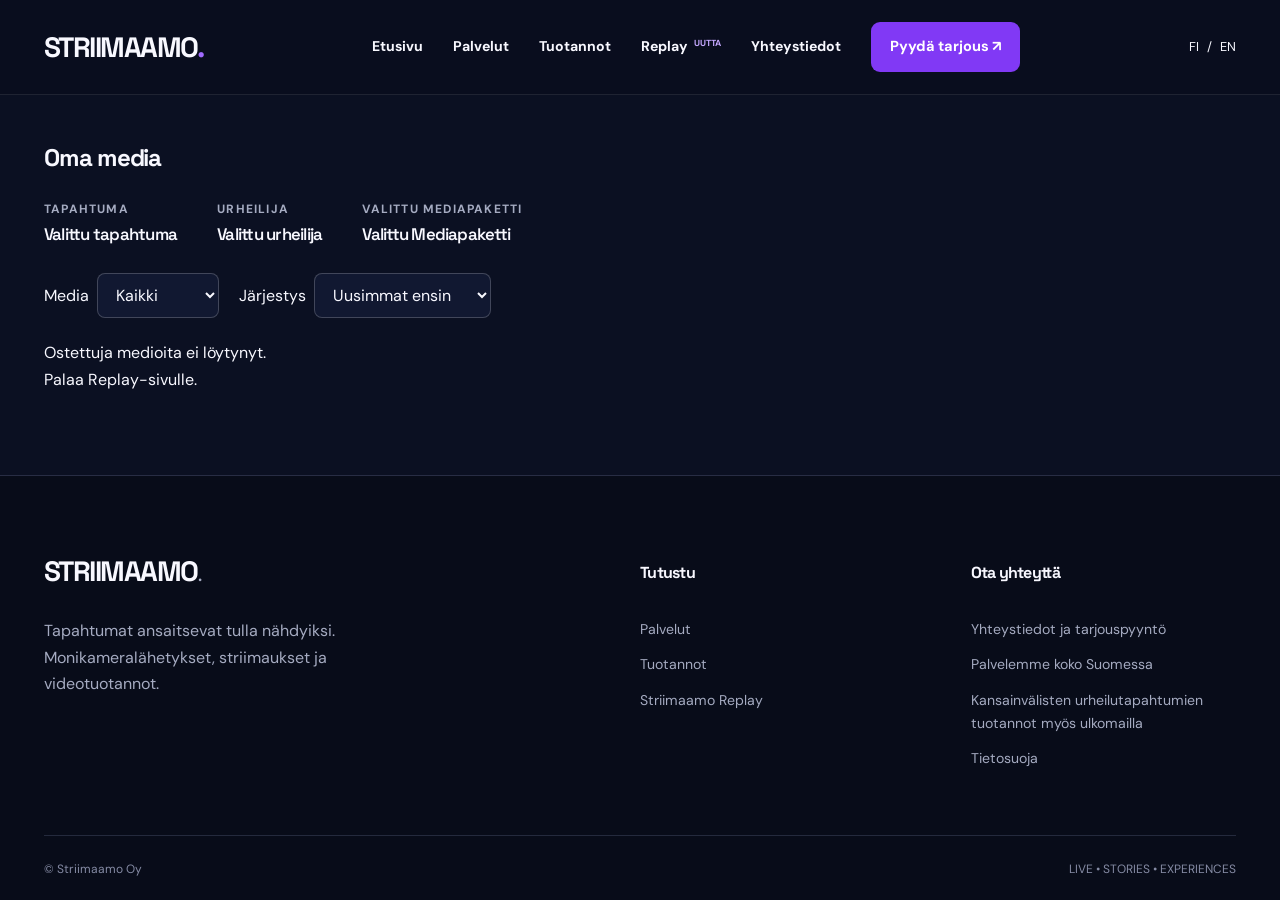
<file: media.html>
<!DOCTYPE html>
<html lang="fi">

<head>
    <meta charset="UTF-8">
    <meta name="viewport" content="width=device-width, initial-scale=1.0">

    <title>Oma media</title>

    <link rel="stylesheet" href="assets/style.css">

    <script src="assets/js/layout.js" defer></script>
    <script src="assets/js/media.js" defer></script>
</head>

<body>

    <div id="header-placeholder"></div>

    <main id="main">

        <section class="media-page">

            <div class="media-header">

                <h1 class="replay-title">Oma media</h1>

                <div class="media-info">

                    <div class="media-info-item">
                        <span>Tapahtuma</span>
                        <h2 id="event-name">Valittu tapahtuma</h2>
                    </div>

                    <div class="media-info-item">
                        <span>Urheilija</span>
                        <h2 id="athlete-name">Valittu urheilija</h2>
                    </div>

                    <div class="media-info-item">
                        <span>Valittu mediapaketti</span>
                        <h2 id="selected-product">Valittu Mediapaketti</h2>
                    </div>

                </div>

            </div>

            <!-- Median suodatus ja järjestys -->
            <div class="media-toolbar">

                <label>
                    Media
                    <select id="kind">
                        <option value="all">Kaikki</option>
                        <option value="photo">Valokuvat</option>
                        <option value="video">Videot</option>
                    </select>
                </label>

                <label>
                    Järjestys
                    <select id="order">
                        <option value="new">Uusimmat ensin</option>
                        <option value="old">Vanhimmat ensin</option>
                    </select>
                </label>

            </div>

            <!-- Mediagalleria -->
            <div id="media-container" class="media-gallery">
                <p>Ladataan ostettuja medioita...</p>
            </div>

            <!-- Median suurennusikkuna -->
            <dialog id="media-viewer" class="media-viewer">

                <button type="button" id="close-viewer" class="close-viewer">
                    Sulje ✕
                </button>

                <div id="viewer-content" class="viewer-content"></div>

            </dialog>

        </section>

    </main>

    <div id="footer-placeholder"></div>

</body>
</html>
</file>
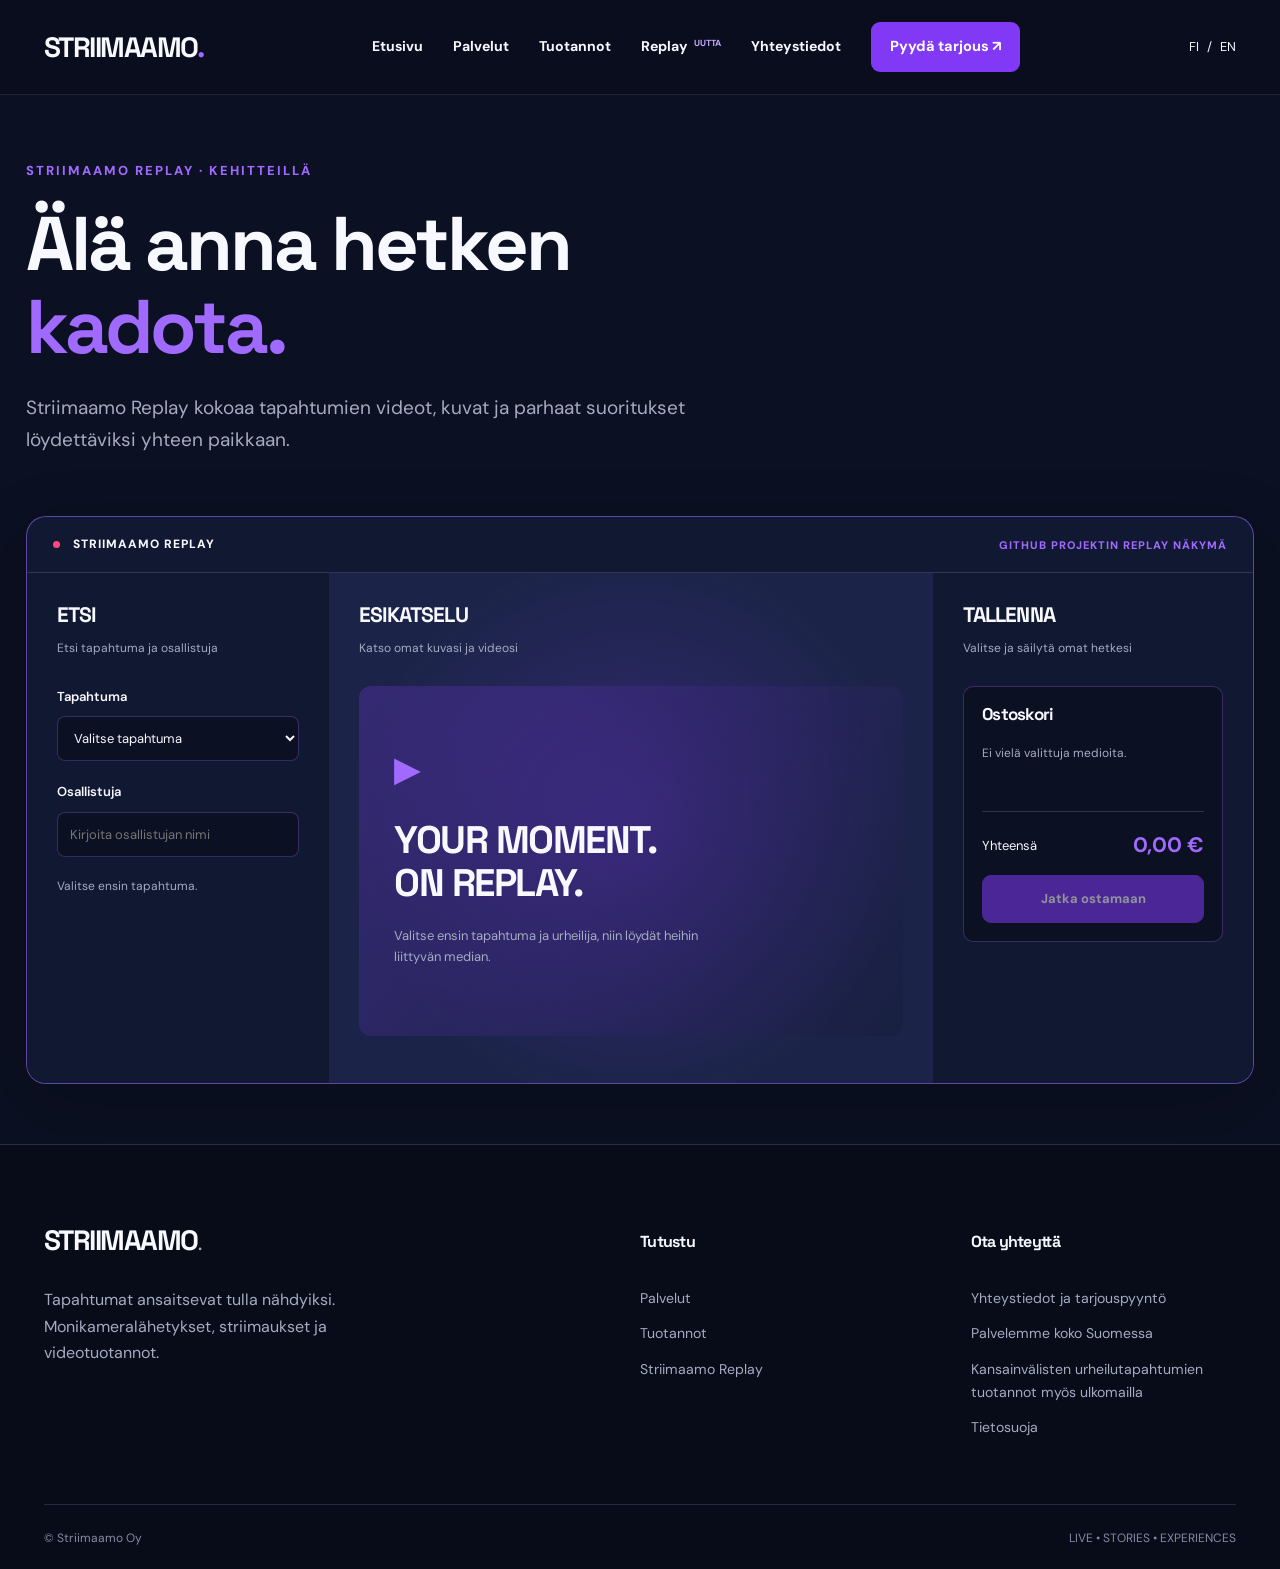
<file: replay.html>
<!DOCTYPE html>
<html lang="fi">

<head>
    <meta charset="UTF-8">
    <meta name="viewport" content="width=device-width, initial-scale=1.0">

    <title>Striimaamo Replay</title>

    <link rel="stylesheet" href="assets/style.css">

    <script src="assets/js/layout.js" defer></script>
    <script src="assets/js/replay.js" defer></script>
</head>

<body>

    <div id="header-placeholder"></div>

    <main id="main">

        <section class="replay-page">

            <!-- Sivun esittelytekstit -->
            <div class="replay-hero">

                <p class="replay-eyebrow">
                    STRIIMAAMO REPLAY · KEHITTEILLÄ
                </p>

                <h1>
                    Älä anna hetken
                    <span>kadota.</span>
                </h1>

                <p class="replay-lead">
                    Striimaamo Replay kokoaa
                    tapahtumien videot, kuvat ja parhaat suoritukset
                    löydettäviksi yhteen paikkaan.
                </p>

            </div>

            <!-- Replay-sovelluksen päälaatikko -->
            <section class="replay-workspace">

                <div class="replay-workspace-header">
                    <div class="replay-brand-label">
                        <span class="replay-status-dot"></span>
                        STRIIMAAMO REPLAY
                    </div>

                    <span class="replay-preview-label">
                        GITHUB PROJEKTIN REPLAY NÄKYMÄ
                    </span>
                </div>

                <div class="replay-workspace-content">

                    <!-- FIND -->
                    <section class="replay-panel replay-find">

                        <h2>ETSI</h2>

                        <p class="replay-panel-description">
                            Etsi tapahtuma ja osallistuja
                        </p>

                        <div class="replay-field">
                            <label for="event-search">Tapahtuma</label>

                            <select id="event-search">
                                <option value="">Valitse tapahtuma</option>
                            </select>
                        </div>

                        <div class="replay-field">
                            <label for="athlete-search">Osallistuja</label>

                            <input
                                type="text"
                                id="athlete-search"
                                placeholder="Kirjoita osallistujan nimi"
                            >
                        </div>

                        <div id="athlete-results" class="athlete-results">
                            <p>Valitse ensin tapahtuma.</p>
                        </div>

                    </section>

                    <!-- WATCH -->
                    <section class="replay-panel replay-watch">

                        <h2>ESIKATSELU</h2>

                        <p class="replay-panel-description">
                            Katso omat kuvasi ja videosi
                        </p>

                        <div class="replay-media-area">

                            <div class="replay-media-empty">
                                <span class="replay-play-icon">▶</span>

                                <h3>YOUR MOMENT.</h3>
                                <h3>ON REPLAY.</h3>

                                <p>
                                    Valitse ensin tapahtuma ja urheilija,
                                    niin löydät heihin liittyvän median.
                                </p>
                            </div>

                            <div
                                id="replay-media-grid"
                                class="replay-media-grid"
                            >
                                <!-- Mediaesikatselukortit lisätään tähän -->
                            </div>

                        </div>

                    </section>

                    <!-- KEEP -->
                    <section class="replay-panel replay-keep">

                        <h2>TALLENNA</h2>

                        <p class="replay-panel-description">
                            Valitse ja säilytä omat hetkesi
                        </p>

                        <div class="replay-cart">

                            <h3>Ostoskori</h3>

                            <div
                                id="replay-cart-items"
                                class="replay-cart-items"
                            >
                                <p>Ei vielä valittuja medioita.</p>
                            </div>

                            <div class="replay-cart-total">
                                <span>Yhteensä</span>
                                <strong id="replay-cart-total">0,00 €</strong>
                            </div>

                            <button
                                type="button"
                                id="replay-checkout"
                                class="btn btn-primary replay-checkout"
                                disabled
                            >
                                Jatka ostamaan
                            </button>

                        </div>

                    </section>

                </div>

            </section>

        </section>

    </main>

    <div id="footer-placeholder"></div>

</body>
</html>
</file>
<file: assets/style.css>
@import url('https://fonts.googleapis.com/css2?family=DM+Sans:wght@400;500;600;700;800&family=Space+Grotesk:wght@400;500;600;700&display=swap');

/* ========================================
   1. MUUTTUJAT JA PERUSASETUKSET
======================================== */

:root {
    --navy: #0b1022;
    --navy2: #111831;
    --purple: #8139f5;
    --purple2: #a06aff;
    --white: #f8f8ff;
    --muted: #a5abc1;
    --ink: #14182b;
}

* {
    box-sizing: border-box;
}

html {
    min-height: 100%;
    scroll-behavior: smooth;
}

body {
    min-height: 100vh;
    margin: 0;
    display: flex;
    flex-direction: column;
    background: var(--navy);
    color: var(--white);
    font: 16px/1.65 'DM Sans', Arial, sans-serif;
}

main {
    flex: 1;
}

a {
    color: inherit;
    text-decoration: none;
}

button {
    font: inherit;
    cursor: pointer;
}

h1,
h2,
h3 {
    font-family: 'Space Grotesk', sans-serif;
    letter-spacing: -.045em;
    line-height: 1.12;
}

.container {
    width: min(1320px, calc(100% - 88px));
    margin: auto;
}

/* ========================================
   2. HEADER JA NAVIGOINTI
======================================== */

.site-header {
    position: relative;
    z-index: 20;
    background: rgba(10, 14, 30, .98);
    border-bottom: 1px solid rgba(255, 255, 255, .09);
}

.header-inner {
    min-height: 94px;
    display: flex;
    align-items: center;
    justify-content: space-between;
    gap: 24px;
}

.brand {
    font-family: 'Space Grotesk', sans-serif;
    font-size: 1.75rem;
    font-weight: 700;
    letter-spacing: -.055em;
    white-space: nowrap;
}

.brand-dot {
    color: var(--purple2);
}

.site-nav {
    display: flex;
    align-items: center;
    gap: 30px;
    font-size: .88rem;
    font-weight: 700;
}

.site-nav a:hover {
    color: var(--purple2);
}

.nav-new {
    color: #c5a8ff;
    font-size: .55rem;
    margin-left: 3px;
    vertical-align: super;
}

.str27-languages {
    display: flex;
    align-items: center;
    gap: 8px;
    font-size: .8rem;
}

.menu-toggle {
    display: none;
    background: none;
    border: 0;
    padding: 10px;
}

.menu-toggle span {
    display: block;
    width: 25px;
    height: 2px;
    background: white;
    margin: 5px;
}

/* ========================================
   3. PAINIKKEET
======================================== */

.btn {
    display: inline-flex;
    align-items: center;
    justify-content: center;
    padding: 15px 26px;
    border-radius: 9px;
    font-size: .91rem;
    font-weight: 700;
}

.btn-primary {
    background: var(--purple);
    color: white;
}

.btn-primary:hover {
    background: #9b57ff;
}

.nav-cta {
    padding: 13px 19px;
}

/* ========================================
   4. ETUSIVUN HERO
======================================== */

.hero {
    position: relative;
    overflow: hidden;
    padding: 90px 0 30px;
    min-height: 730px;
    background: radial-gradient(circle at 78% 45%, #212044 0%, #0b1022 48%);
}

.hero-grid {
    display: grid;
    grid-template-columns: 1fr 1.03fr;
    align-items: center;
    gap: 65px;
}

.eyebrow {
    font-size: .76rem;
    letter-spacing: .17em;
    font-weight: 800;
    color: #a67aff;
}

.hero h1 {
    max-width: 670px;
    font-size: clamp(3.1rem, 6vw, 6.2rem);
    margin-bottom: 28px;
}

.hero-lead {
    color: #c0c4d3;
    font-size: 1.14rem;
    max-width: 580px;
    line-height: 1.75;
}

.actions {
    display: flex;
    gap: 14px;
    flex-wrap: wrap;
    margin-top: 34px;
}

/* ========================================
   5. FOOTER
======================================== */

.site-footer {
    margin-top: auto;
    padding: 72px 0 20px;
    background: #080c19;
    border-top: 1px solid #282d44;
}

.footer-grid {
    display: grid;
    grid-template-columns: 2fr 1fr 1fr;
    gap: 65px;
}

.footer-grid p {
    color: var(--muted);
    max-width: 400px;
    margin-top: 24px;
}

.footer-grid h3 {
    font-size: 1rem;
    margin-bottom: 24px;
}

.footer-grid div:not(:first-child) {
    display: flex;
    flex-direction: column;
    align-items: flex-start;
    gap: 12px;
}

.footer-grid div:not(:first-child) a,
.footer-grid span {
    color: var(--muted);
    font-size: .88rem;
}

.footer-bottom {
    display: flex;
    justify-content: space-between;
    border-top: 1px solid #242a3d;
    margin-top: 65px;
    padding-top: 24px;
    color: #858ba4;
    font-size: .75rem;
}

/* ========================================
   6. OMA MEDIA -SIVU
======================================== */

.media-page {
    width: min(1320px, calc(100% - 88px));
    margin: 0 auto;
    padding: 30px 0;
}

.media-header {
    margin-bottom: 30px;
}

.media-header h2 {
    margin-top: 10px;
}

.replay-title {
    margin-left: 50px !important;
}

.media-header .replay-title {
    margin-left: 0 !important;
}

/* Tapahtuma- ja urheilijatiedot */

.media-info {
    display: flex;
    flex-wrap: wrap;
    gap: 40px;
    margin-top: 28px;
}

.media-info-item {
    display: flex;
    flex-direction: column;
    gap: 5px;
}

.media-info-item > span {
    color: var(--muted);
    font-size: .75rem;
    font-weight: 700;
    letter-spacing: .1em;
    text-transform: uppercase;
}

.media-info-item h2,
.media-info-item p {
    margin: 0;
    color: var(--white);
    font-size: 1.05rem;
    font-weight: 600;
}

/* Suodattimet */

.media-toolbar {
    display: flex;
    align-items: center;
    flex-wrap: wrap;
    gap: 20px;
    margin-bottom: 22px;
}

.media-toolbar label {
    display: flex;
    align-items: center;
    gap: 8px;
    color: var(--white);
}

.media-toolbar select {
    background: var(--navy2);
    color: var(--white);
    border: 1px solid rgba(255, 255, 255, .2);
    border-radius: 8px;
    padding: 10px 14px;
    font: inherit;
    cursor: pointer;
}

.media-toolbar select:focus {
    outline: 2px solid var(--purple2);
    outline-offset: 2px;
}

/* Galleria */

.media-gallery {
    display: grid;
    grid-template-columns: repeat(auto-fill, minmax(210px, 1fr));
    gap: 16px;
}

.media-card {
    min-width: 0;
}

.media-card img {
    display: block;
    width: 100%;
    aspect-ratio: 16 / 9;
    object-fit: cover;
    border-radius: 10px;
}

.media-card h3 {
    margin-bottom: 5px;
}

.media-card p {
    margin-top: 5px;
}

.media-card a {
    display: inline-block;
    margin-top: 10px;
}

/* Mediakortit */

.media-tile {
    display: flex;
    flex-direction: column;
    width: 100%;
    min-width: 0;
    padding: 0;
    overflow: hidden;
    text-align: left;
    color: var(--white);
    background: var(--navy2);
    border: 1px solid rgba(255, 255, 255, .1);
    border-radius: 10px;
    cursor: pointer;
    height: 239px;
min-height: 239px;
}

.media-tile:hover {
    border-color: var(--purple2);
}

.media-tile img,
.media-placeholder {
    display: block;
    width: 100%;
    height: 175px;
    aspect-ratio: 16 / 9;
    object-fit: cover;
}

.media-placeholder {
    display: flex;
    align-items: center;
    justify-content: center;
    background: #1b2340;
    color: var(--purple2);
    font-size: 2rem;
}

.media-meta,
.media-tile .media-meta {
    display: flex;
    align-items: center;
    width: 100%;
    height: 80px;
    min-height: 80px;
    padding: 8px 10px;
    box-sizing: border-box;
    overflow-wrap: anywhere;
    white-space: normal;
    line-height: 1.3;
    text-align: left;
}

/* Suurennusikkuna */

.media-viewer {
    width: min(1000px, 92vw);
    max-width: 92vw;
    max-height: 90vh;
    padding: 20px;
    color: var(--white);
    background: var(--navy2);
    border: 1px solid rgba(255, 255, 255, .2);
    border-radius: 12px;
}

.media-viewer::backdrop {
    background: rgba(0, 0, 0, .85);
}

.viewer-content {
    display: flex;
    justify-content: center;
    align-items: center;
    max-height: 75vh;
}

.viewer-content img,
.viewer-content video {
    display: block;
    max-width: 100%;
    max-height: 75vh;
    object-fit: contain;
    margin: auto;
    border-radius: 8px;
}

.close-viewer {
    display: block;
    margin-left: auto;
    margin-bottom: 15px;
    padding: 8px 14px;
    color: white;
    background: var(--purple);
    border: 0;
    border-radius: 7px;
}

/* ========================================
   7. REPLAY -SIVUN YLÄOSA
======================================== */

.replay-page {
    width: min(1440px, calc(100% - 52px));
    margin: 65px auto 60px;
}

.replay-hero {
    max-width: 850px;
    margin-bottom: 60px;
}

.replay-eyebrow {
    color: var(--purple2);
    font-size: 13px;
    font-weight: 800;
    letter-spacing: 2px;
    margin-bottom: 22px;
}

.replay-hero h1 {
    font-size: clamp(48px, 6vw, 76px);
    line-height: 1.08;
    letter-spacing: -3px;
    margin: 0 0 24px;
    color: var(--white);
}

.replay-hero h1 span {
    display: block;
    color: var(--purple2);
}

.replay-lead {
    max-width: 700px;
    color: var(--muted);
    font-size: 19px;
    line-height: 1.7;
}

/* ========================================
   8. REPLAY - FIND / WATCH / KEEP
======================================== */

.replay-workspace {
    border: 1px solid rgba(160, 106, 255, .55);
    border-radius: 20px;
    overflow: hidden;
    background: var(--navy2);
    box-shadow: 0 20px 70px rgba(0, 0, 0, .2);
}

.replay-workspace-header {
    min-height: 56px;
    padding: 0 26px;
    display: flex;
    align-items: center;
    justify-content: space-between;
    border-bottom: 1px solid rgba(255, 255, 255, .13);
}

.replay-brand-label {
    display: flex;
    align-items: center;
    gap: 13px;
    font-size: 12px;
    font-weight: 800;
    letter-spacing: 1px;
}

.replay-status-dot {
    width: 7px;
    height: 7px;
    border-radius: 50%;
    background: #ff477e;
}

.replay-preview-label {
    color: var(--purple2);
    font-size: 11px;
    font-weight: 800;
    letter-spacing: 1px;
}

.replay-workspace-content {
    display: grid;
    grid-template-columns: minmax(220px, .85fr) minmax(400px, 1.7fr) minmax(230px, .9fr);
    min-height: 510px;
}

.replay-panel {
    min-width: 0;
    padding: 30px;
}

.replay-find,
.replay-keep {
    background: var(--navy2);
}

.replay-watch {
    background: radial-gradient(circle at 50% 50%, rgba(129, 57, 245, .25), transparent 70%), #1b2448;
}

.replay-step-number {
    color: var(--purple2);
    font-size: 13px;
    margin-bottom: 9px;
}

.replay-panel h2 {
    font-size: 21px;
    margin: 0 0 8px;
    color: var(--white);
}

.replay-panel-description {
    color: var(--muted);
    font-size: 12px;
    line-height: 1.6;
    margin-bottom: 28px;
}

/* FIND-kentät */

.replay-field {
    margin-bottom: 20px;
}

.replay-field label {
    display: block;
    color: var(--white);
    font-size: 13px;
    font-weight: 600;
    margin-bottom: 9px;
}

.replay-field input,
.replay-field select {
    width: 100%;
    min-height: 45px;
    padding: 11px 12px;
    color: var(--white);
    background: var(--navy);
    border: 1px solid rgba(160, 106, 255, .3);
    border-radius: 8px;
    font: inherit;
    font-size: 13px;
}

.replay-field input:focus,
.replay-field select:focus {
    outline: none;
    border-color: var(--purple2);
}

.replay-field select option {
    background: var(--navy);
    color: var(--white);
}

.athlete-results {
    color: var(--muted);
    font-size: 12px;
    line-height: 1.6;
}

/* WATCH-alue */


/* WATCH-alue */

.replay-media-area {
    width: 100%;
    min-width: 0;
    min-height: 350px;
}

.replay-media-empty {
    min-height: 350px;
    padding: 35px;
    display: flex;
    flex-direction: column;
    justify-content: center;
    background: linear-gradient(
        125deg,
        rgba(129, 57, 245, .25),
        rgba(17, 24, 49, .3)
    );
    border-radius: 12px;
}

.replay-play-icon {
    color: var(--purple2);
    font-size: 35px;
    margin-bottom: 20px;
}

.replay-media-empty h3 {
    font-size: clamp(26px, 3vw, 44px);
    line-height: 1.12;
    letter-spacing: -1.5px;
    margin: 0;
}

.replay-media-empty p {
    max-width: 340px;
    color: var(--muted);
    font-size: 13px;
    line-height: 1.6;
    margin-top: 22px;
}

/* Mediagalleria */

.replay-media-grid {
    display: grid;
    grid-template-columns: repeat(2, minmax(0, 1fr));
    gap: 14px;
    width: 100%;
    min-width: 0;
    margin-top: 0;
}

.replay-media-grid:empty {
    display: none;
}

/* Yhtenäiset mediakortit */

.replay-media-card {
    width: 100%;
    min-width: 0;
    overflow: hidden;
    background: var(--navy2);
    border: 1px solid rgba(255, 255, 255, .1);
    border-radius: 10px;
}

.replay-media-card img,
.replay-media-card video {
    display: block;
    width: 100%;
    height: 145px;
    object-fit: cover;
    background: #000;
}

.replay-media-card p {
    margin: 0;
    padding: 9px;
    color: var(--muted);
    font-size: 11px;
    line-height: 1.4;
    overflow-wrap: anywhere;
}


/* KEEP / ostoskori */

.replay-cart {
    padding: 18px;
    background: var(--navy);
    border: 1px solid rgba(160, 106, 255, .3);
    border-radius: 10px;
}

.replay-cart h3 {
    font-size: 17px;
    margin: 0 0 20px;
}

.replay-cart-items {
    color: var(--muted);
    font-size: 12px;
    line-height: 1.6;
    min-height: 55px;
}

.replay-cart-total {
    display: flex;
    justify-content: space-between;
    align-items: center;
    gap: 10px;
    padding-top: 16px;
    margin-top: 12px;
    border-top: 1px solid rgba(255, 255, 255, .15);
    font-size: 13px;
}

.replay-cart-total strong {
    color: var(--purple2);
    font-size: 21px;
}

.replay-checkout {
    width: 100%;
    margin-top: 22px;
}

.replay-checkout:disabled {
    opacity: .45;
    cursor: not-allowed;
}

/* ========================================
   9. MOBIILINÄKYMÄT
======================================== */

@media (max-width: 1050px) {
    .replay-workspace-content {
        grid-template-columns: 1fr 1.5fr;
    }

    .replay-keep {
        grid-column: 1 / -1;
    }
}

@media (max-width: 900px) {
    .container {
        width: calc(100% - 40px);
    }

    .menu-toggle {
        display: block;
    }

    .site-nav {
        display: none;
        position: absolute;
        top: 100%;
        left: 0;
        right: 0;
        padding: 25px;
        background: var(--navy2);
        flex-direction: column;
        align-items: flex-start;
    }

    .site-nav.active {
        display: flex;
    }

    .hero-grid {
        grid-template-columns: 1fr;
    }

    .footer-grid {
        grid-template-columns: 1fr;
        gap: 35px;
    }

    .str27-languages {
        display: none;
    }

    .media-page {
        width: calc(100% - 40px);
    }
}

@media (max-width: 768px) {
    .media-info {
        flex-direction: column;
        gap: 18px;
    }

    .media-toolbar {
        align-items: flex-start;
        flex-direction: column;
    }

    .media-gallery {
        grid-template-columns: repeat(2, minmax(0, 1fr));
        gap: 10px;
    }

    .media-tile img,
    .media-placeholder {
        height: 130px;
    }
}

@media (max-width: 700px) {
    .replay-page {
        width: calc(100% - 30px);
        margin-top: 40px;
    }

    .replay-hero {
        margin-bottom: 35px;
    }

    .replay-hero h1 {
        font-size: 46px;
        letter-spacing: -2px;
    }

    .replay-lead {
        font-size: 16px;
    }

    .replay-workspace-content {
        grid-template-columns: 1fr;
    }

    .replay-panel {
        padding: 24px;
    }

    .replay-keep {
        grid-column: auto;
    }

    .replay-workspace-header {
        padding: 0 15px;
    }

    .replay-preview-label {
        font-size: 9px;
    }
}

@media (max-width: 480px) {
    .media-gallery {
        grid-template-columns: 1fr;
    }
}

@media (max-width: 480px) {
    .replay-media-grid {
        grid-template-columns: 1fr;
    }

    .replay-media-card img,
    .replay-media-card video {
        height: 190px;
    }
}


/* REPLAY – mediagallerian lopullinen asettelukorjaus */

.replay-watch {
    min-width: 0 !important;
    overflow: hidden;
}

.replay-media-area {
    display: block !important;
    width: 100% !important;
    max-width: 100% !important;
    min-width: 0 !important;
    overflow: hidden !important;
}

#replay-media-grid {
    display: grid !important;
    grid-template-columns: repeat(2, minmax(0, 1fr)) !important;
    gap: 14px !important;
    width: 100% !important;
    max-width: 100% !important;
    min-width: 0 !important;
    box-sizing: border-box !important;
}

#replay-media-grid .replay-media-card {
    display: block !important;
    width: 100% !important;
    min-width: 0 !important;
    max-width: 100% !important;
    overflow: hidden !important;
    box-sizing: border-box !important;
}

#replay-media-grid .replay-media-card img,
#replay-media-grid .replay-media-card video {
    display: block !important;
    width: 100% !important;
    height: 160px !important;
    max-width: 100% !important;
    object-fit: cover !important;
    box-sizing: border-box !important;
}

#replay-media-grid .replay-media-card p {
    width: 100% !important;
    min-width: 0 !important;
    margin: 0 !important;
    padding: 10px !important;
    overflow-wrap: anywhere !important;
    box-sizing: border-box !important;
}

@media (max-width: 600px) {
    #replay-media-grid {
        grid-template-columns: 1fr !important;
    }
}


/* Mediakortin esikatselu */

.replay-media-preview {
    position: relative;
    width: 100%;
    height: 160px;
    overflow: hidden;
    background: #080d1d;
    cursor: pointer;
}

.replay-media-preview img {
    display: block;
    width: 100%;
    height: 100%;
    object-fit: cover;
}

.replay-video-fallback {
    display: none;
    position: absolute;
    inset: 0;
    align-items: center;
    justify-content: center;
    color: white;
    font-size: 18px;
    font-weight: 700;
}

.replay-video-play {
    position: absolute;
    left: 50%;
    top: 50%;
    transform: translate(-50%, -50%);
    display: flex;
    align-items: center;
    justify-content: center;
    width: 48px;
    height: 48px;
    border-radius: 50%;
    background: rgba(129, 57, 245, .9);
    color: white;
    font-size: 20px;
    pointer-events: none;
}

.replay-media-card {
    cursor: pointer;
}

.replay-media-card:focus-visible {
    outline: 2px solid var(--purple2);
    outline-offset: 3px;
}

/* Suuri katseluikkuna */

.replay-media-viewer {
    width: min(1100px, 92vw);
    max-width: 92vw;
    max-height: 90vh;
    padding: 0;
    border: 1px solid var(--purple);
    border-radius: 12px;
    background: #080d1d;
    color: white;
    overflow: auto;
}

.replay-media-viewer::backdrop {
    background: rgba(0, 0, 0, .88);
}

.replay-viewer-inner {
    position: relative;
    padding: 42px 16px 16px;
}

.replay-viewer-close {
    position: absolute;
    top: 7px;
    right: 12px;
    width: 34px;
    height: 34px;
    border: 0;
    border-radius: 50%;
    background: var(--purple);
    color: white;
    font-size: 25px;
    cursor: pointer;
}

#replay-viewer-content {
    display: flex;
    align-items: center;
    justify-content: center;
}

#replay-viewer-content img,
#replay-viewer-content video {
    display: block;
    max-width: 100%;
    max-height: 78vh;
    width: auto;
    height: auto;
    object-fit: contain;
    border-radius: 6px;
}

@media (max-width: 600px) {
    .replay-media-preview {
        height: 190px;
    }

    .replay-media-viewer {
        width: 96vw;
        max-width: 96vw;
    }
}


/* Suuren median katseluikkunan viimeistely */

.replay-media-viewer {
    border: none !important;
    border-radius: 8px;
}

/* Sulkemismerkki ilman ympyrää */

.replay-viewer-close {
    position: absolute;
    top: 5px;
    right: 8px;
    width: 36px;
    height: 36px;
    padding: 0;
    display: flex;
    align-items: center;
    justify-content: center;
    border: none;
    border-radius: 0;
    background: transparent;
    color: white;
    font-size: 30px;
    font-weight: 400;
    line-height: 1;
    cursor: pointer;
}

.replay-viewer-close:hover {
    color: var(--purple2);
}


/* Replay – ostoskoripainikkeet */

.replay-add-to-cart {
    display: block;
    width: calc(100% - 16px);
    margin: 8px;
    padding: 10px 8px;
    border: 1px solid var(--purple);
    border-radius: 7px;
    background: var(--purple);
    color: white;
    font-family: inherit;
    font-size: 12px;
    font-weight: 700;
    cursor: pointer;
    transition: background .2s, border-color .2s;
}

.replay-add-to-cart:hover {
    background: var(--purple2);
}

.replay-add-to-cart.in-cart {
    background: transparent;
    border-color: var(--purple2);
    color: var(--purple2);
}

/* Ostoskorin rivit */

.replay-cart-item {
    display: grid;
    grid-template-columns: minmax(0, 1fr) auto auto;
    align-items: center;
    gap: 8px;
    padding: 10px 0;
    border-bottom: 1px solid rgba(255, 255, 255, .1);
    font-size: 12px;
}

.replay-cart-item span {
    min-width: 0;
    overflow-wrap: anywhere;
}

.replay-cart-item button {
    border: none;
    background: transparent;
    color: var(--purple2);
    font: inherit;
    cursor: pointer;
}


/* Replay – yhtenäinen painiketyyli */

.replay-add-to-cart,
.replay-checkout {
    display: inline-flex;
    align-items: center;
    justify-content: center;
    border: 1px solid var(--purple);
    border-radius: 9px;
    background: var(--purple);
    color: #ffffff;
    font-family: inherit;
    font-size: 13px;
    font-weight: 700;
    padding: 12px 18px;
    cursor: pointer;
    transition: background .2s ease, transform .2s ease;
}

.replay-add-to-cart {
    width: calc(100% - 16px);
    margin: 8px;
}

.replay-add-to-cart:hover,
.replay-checkout:not(:disabled):hover {
    background: var(--purple2);
    border-color: var(--purple2);
    transform: translateY(-1px);
}

/* Ostoskorissa jo olevan median painike */

.replay-add-to-cart.in-cart {
    background: transparent;
    border-color: var(--purple2);
    color: var(--purple2);
}

.replay-add-to-cart.in-cart:hover {
    background: rgba(160, 106, 255, .12);
}

/* Jatka ostamaan */

.replay-checkout {
    width: 100%;
    min-height: 48px;
    margin-top: 12px;
}

/* Pois käytöstä oleva painike */

.replay-checkout:disabled {
    opacity: .55;
    cursor: not-allowed;
    transform: none;
}


/* Median hinta ja ostoskoripainike */

.replay-media-actions {
    display: flex;
    align-items: center;
    justify-content: space-between;
    gap: 8px;
    padding: 8px;
}

.replay-media-price {
    color: var(--white);
    font-size: 13px;
    font-weight: 700;
    white-space: nowrap;
}

.replay-media-actions .replay-add-to-cart {
    width: auto;
    margin: 0;
    padding: 9px 12px;
    font-size: 11px;
    white-space: nowrap;
}



/* Oma media: yhtenäiset mediakortit */

.media-item {
    min-width: 0;
    display: flex;
    flex-direction: column;
}

.media-tile {
    position: relative;
    display: flex;
    flex-direction: column;
    width: 100%;
    height: 255px;
    min-height: 255px;
    padding: 0;
    overflow: hidden;
    box-sizing: border-box;
    flex-shrink: 0;
}

.media-tile img {
    display: block;
    width: 100%;
    height: 175px;
    min-height: 175px;
    flex: 0 0 175px;
    object-fit: cover;
}

/* Tiedostonimi */

.media-tile .media-meta {
    display: flex;
    align-items: center;
    width: 100%;
    height: 80px;
    min-height: 80px;
    flex: 0 0 80px;
    padding: 8px 10px;
    box-sizing: border-box;
    overflow-wrap: anywhere;
    white-space: normal;
    line-height: 1.3;
    text-align: left;
    font-size: 14px;
    font-weight: 400;
}

/* Videon play-kuvake */

.media-play-icon,
.replay-video-play {
    position: absolute;
    top: 87px;
    left: 50%;
    transform: translate(-50%, -50%);
    z-index: 2;
    display: flex;
    align-items: center;
    justify-content: center;
    width: 48px;
    height: 48px;
    border-radius: 50%;
    background: rgba(129, 57, 245, .9);
    color: white;
    font-size: 20px;
    pointer-events: none;
}

/* Lataa tiedosto -painike */

.media-download {
    display: inline-flex;
    align-items: center;
    justify-content: center;
    align-self: flex-start;
    margin-top: 8px;
    padding: 10px 16px;
    border: 1px solid var(--purple);
    border-radius: 7px;
    background: var(--purple);
    color: white;
    font-size: 13px;
    font-weight: 700;
    text-decoration: none;
    transition: background .2s ease, border-color .2s ease;
}

.media-download:hover {
    background: var(--purple2);
    border-color: var(--purple2);
}

/* Mediakorttien otsikkotietojen tasaus */

#selected-product {
    margin-top: 0;
}


/* Videon play-kuvake */

.media-play-icon {
    position: absolute;
    top: 87px;
    left: 50%;
    transform: translate(-50%, -50%);
    z-index: 2;
    display: flex;
    align-items: center;
    justify-content: center;
    width: 48px;
    height: 48px;
    border-radius: 50%;
    background: rgba(11, 16, 34, 0.8);
    color: #ffffff;
    font-size: 20px;
    pointer-events: none;
}

/* Lataa tiedosto -painike */

.media-download {
    display: inline-flex;
    align-items: center;
    justify-content: center;
    align-self: flex-start;
    margin-top: 8px;
    padding: 10px 16px;
    border: 1px solid #8139f5;
    border-radius: 7px;
    background: #8139f5;
    color: #ffffff;
    font-size: 13px;
    font-weight: 600;
    text-decoration: none;
    transition: background 0.2s ease, border-color 0.2s ease;
}

.media-download:hover {
    background: #a06aff;
    border-color: #a06aff;
}

/* Mediakorttien otsikkotietojen tasaus */

#selected-product {
    margin-top: 0;
}
</file>
